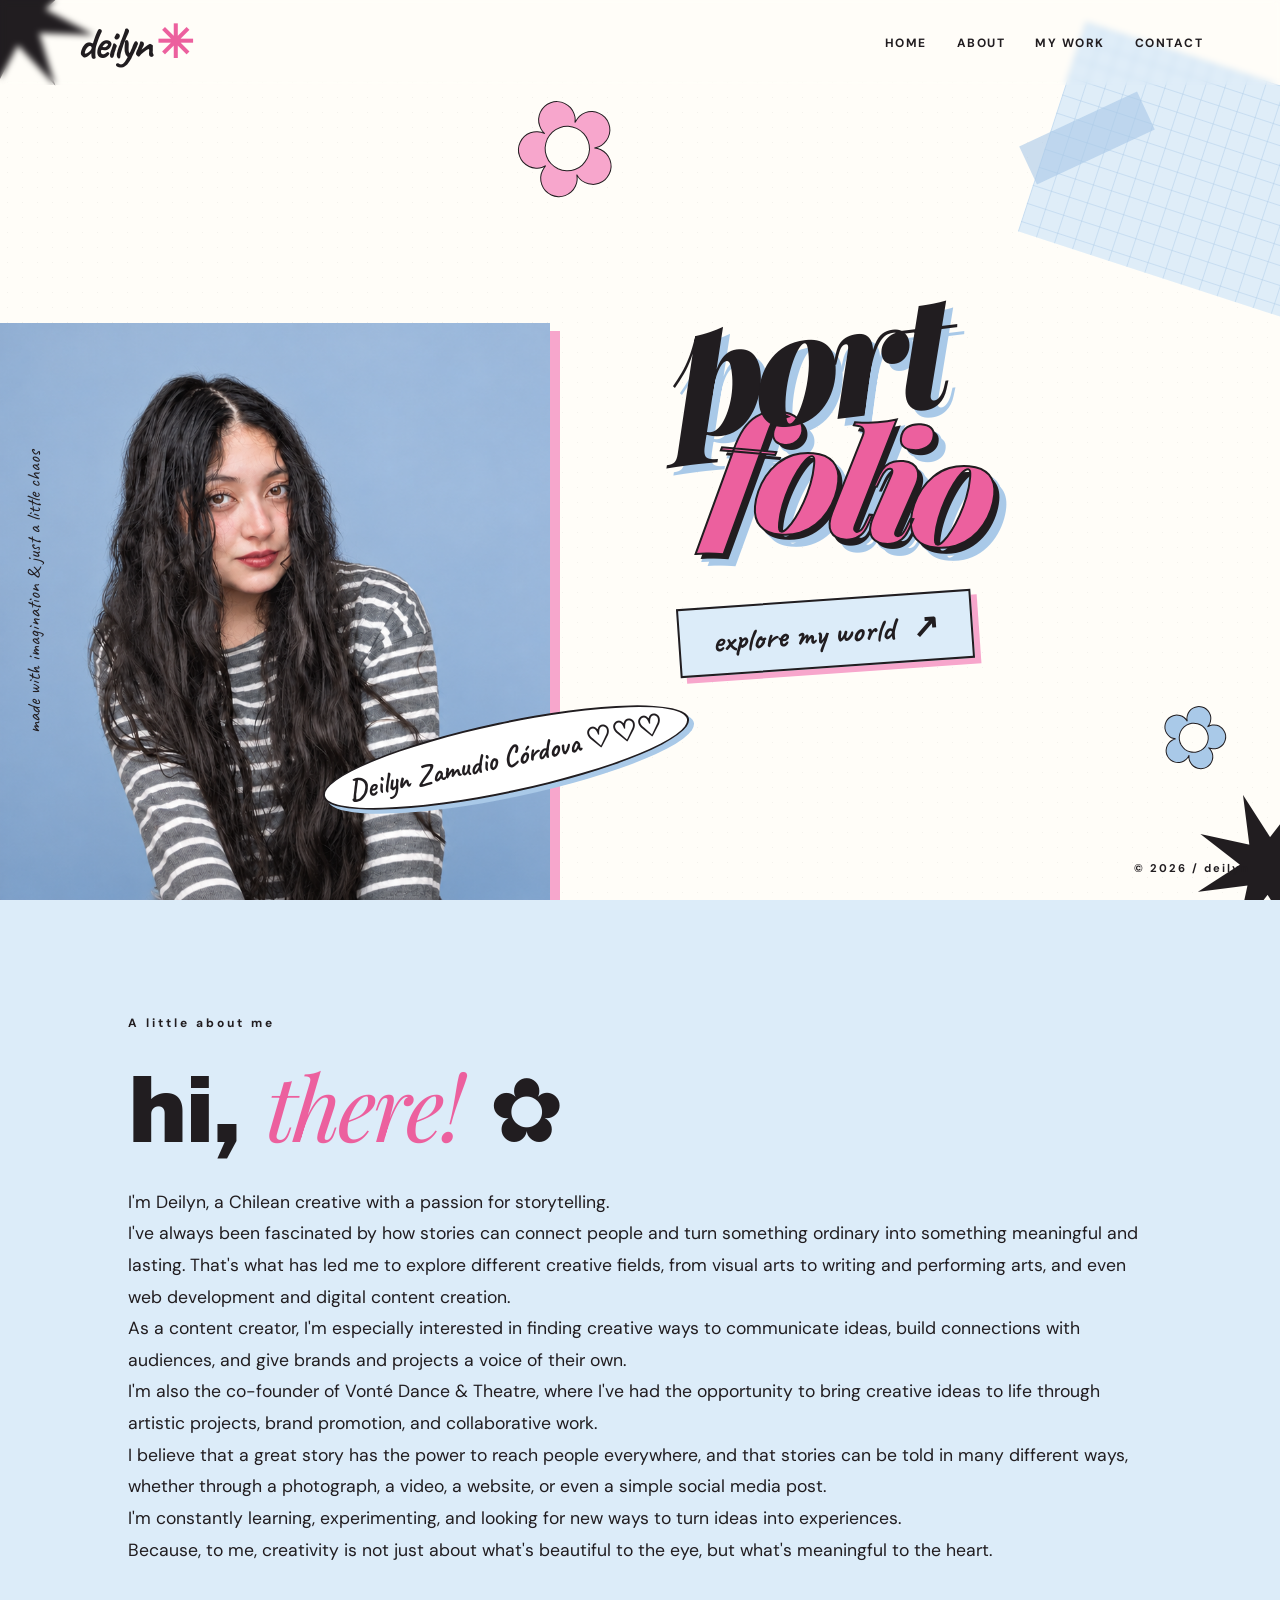
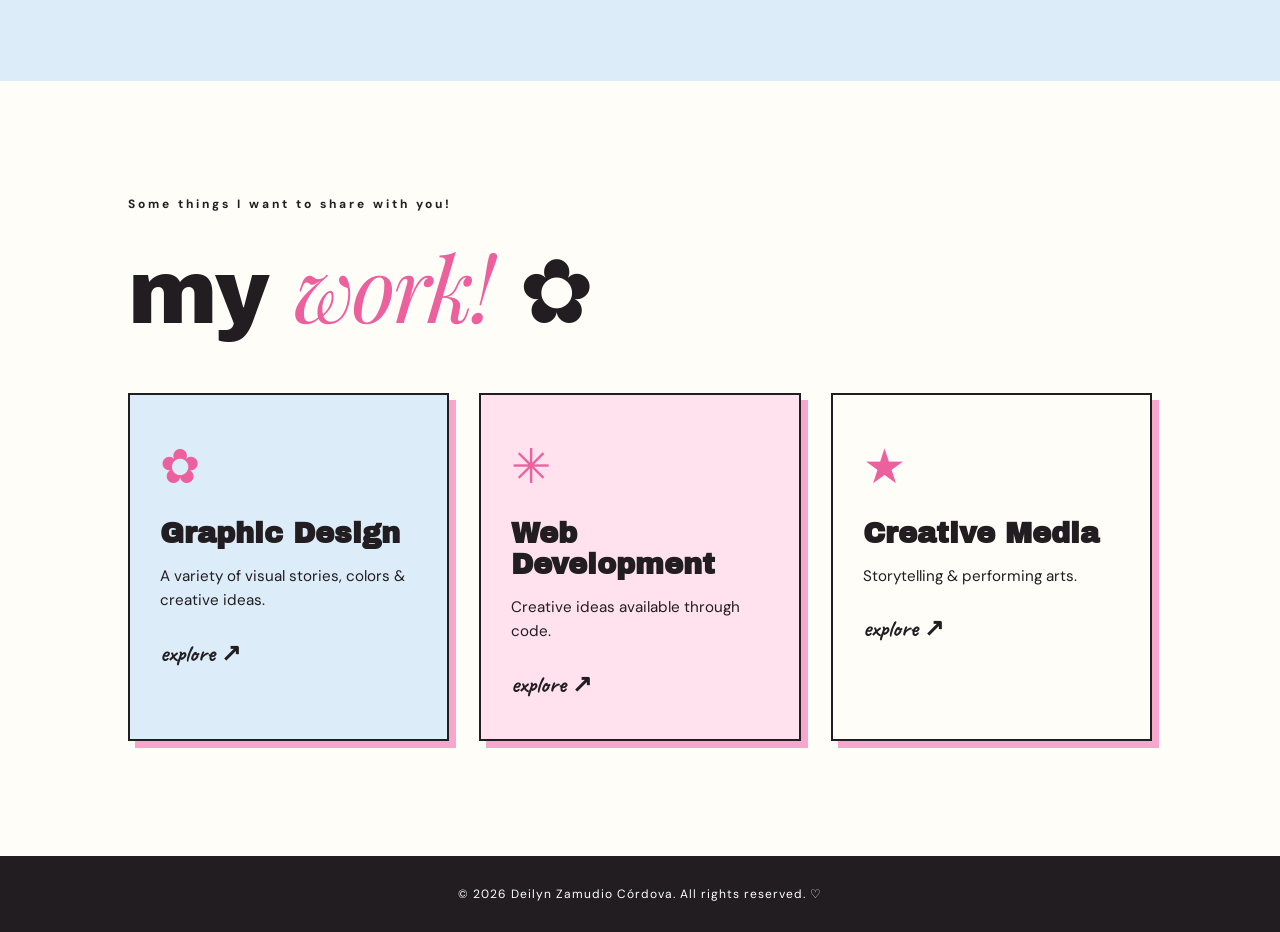
<file: index.html>
<!DOCTYPE html>
<html lang="en">

<head>
  <meta charset="UTF-8">
  <meta name="viewport" content="width=device-width, initial-scale=1.0">

  <title>Deilyn | Creative Portfolio</title>
  <meta name="description" content="Creative portfolio of Deilyn Zamudio Córdova. Storytelling, content creation and performing arts.">
  <link rel="icon" href="data:image/svg+xml,%3Csvg xmlns='http://www.w3.org/2000/svg' viewBox='0 0 100 100'%3E%3Ctext x='50%25' y='50%25' font-size='90' text-anchor='middle' dominant-baseline='central' fill='%23f7a6cc' stroke='%23211d20' stroke-width='1'%3E✿%3C/text%3E%3C/svg%3E">
  <link rel="stylesheet" href="css/main.css">

  <!-- Google Fonts -->
  <link rel="preconnect" href="https://fonts.googleapis.com">
  <link rel="preconnect" href="https://fonts.gstatic.com" crossorigin>

  <link href="https://fonts.googleapis.com/css2?family=Archivo+Black&family=Caveat:wght@400;600;700&family=DM+Sans:wght@400;500;700&family=Playfair+Display:ital,wght@0,700;0,900;1,700;1,900&display=swap" rel="stylesheet">
</head>

<body>

  <!-- HEADER -->
  <header class="site-header">
    <a href="#home" class="logo">deilyn<span>✳</span></a>
    <nav aria-label="Main navigation">
      <a href="#home">Home</a>
      <a href="#about">About</a>
      <a href="#work">My Work</a>
      <a href="notyet.html">Contact</a>
    </nav>
  </header>

  <main>

    <!-- HERO -->
    <section class="hero" id="home">

      <!-- Decorations -->
      <div class="paper-grid" aria-hidden="true"></div>
      <div class="tape" aria-hidden="true"></div>
      <span class="burst burst-one" aria-hidden="true">✷</span>
      <span class="burst burst-two" aria-hidden="true">✷</span>
      <span class="flower flower-one" aria-hidden="true">✿</span>
      <span class="flower flower-two" aria-hidden="true">✿</span>

      <!-- Photo -->
      <div class="hero-photo">
        <img
          src="assets/images/deilyn.png"
          alt="Deilyn Zamudio Córdova"
          class="portrait"
        >

        <span class="photo-sticker">Deilyn Zamudio Córdova ♡♡♡</span>
      </div>

      <!-- Main content -->
      <div class="hero-content">

        <h1 class="hero-title">
          <span class="title-first">PORT</span>
          <span class="title-second">FOLIO</span>
        </h1>

        <a href="#about" class="explore">
          explore my world <span>↗</span>
        </a>

      </div>

      <p class="hero-side-note">
        made with imagination & just a little chaos
      </p>

      <span class="hero-number">© 2026 / deilyn</span>

    </section>


    <!-- ABOUT -->
    <section class="about" id="about">

      <span class="section-kicker">A little about me</span>

      <h2>hi, <em>there!</em> ✿</h2>

    <p>
        I'm Deilyn, a Chilean creative with a passion for storytelling.
    </p>
    <p>
        I've always been fascinated by how stories can connect people and turn something ordinary into something meaningful and lasting. That's what has led me to explore different creative fields, from visual arts to writing and performing arts, and even web development and digital content creation.
    </p>
    <p>
        As a content creator, I'm especially interested in finding creative ways to communicate ideas, build connections with audiences, and give brands and projects a voice of their own. 
    </p>
    <p>
        I'm also the co-founder of Vonté Dance & Theatre, where I've had the opportunity to bring creative ideas to life through artistic projects, brand promotion, and collaborative work.
    </p>
    <p>
        I believe that a great story has the power to reach people everywhere, and that stories can be told in many different ways, whether through a photograph, a video, a website, or even a simple social media post.
    </p>
    <p>
        I'm constantly learning, experimenting, and looking for new ways to turn ideas into experiences.
    </p>
    <p>
        Because, to me, creativity is not just about what's beautiful to the eye, but what's meaningful to the heart.
    </p>
    </section>


  <!-- MY WORK -->
  <section class="work" id="work">

    <span class="section-kicker">Some things I want to share with you!</span>

    <h2>my <em>work!</em> ✿</h2>

    <div class="work-grid">
      <a href="graphic-design.html" class="work-card">
        <span class="work-icon">✿</span>
        <h3>Graphic Design</h3>
        <p>A variety of visual stories, colors & creative ideas.</p>
        <span class="work-link">explore ↗</span>
      </a>

      <a href="notyet.html" class="work-card">
        <span class="work-icon">✳</span>
        <h3>Web Development</h3>
        <p>Creative ideas available through code.</p>
        <span class="work-link">explore ↗</span>
      </a>

      <a href="notyet.html" class="work-card">
        <span class="work-icon">★</span>
        <h3>Creative Media</h3>
        <p>Storytelling & performing arts.</p>
        <span class="work-link">explore ↗</span>
      </a>

    </div>

  </section>

  </main>

  <footer>
    <p>© 2026 Deilyn Zamudio Córdova. All rights reserved. ♡</p>
  </footer>

</body>
</html>
</file>
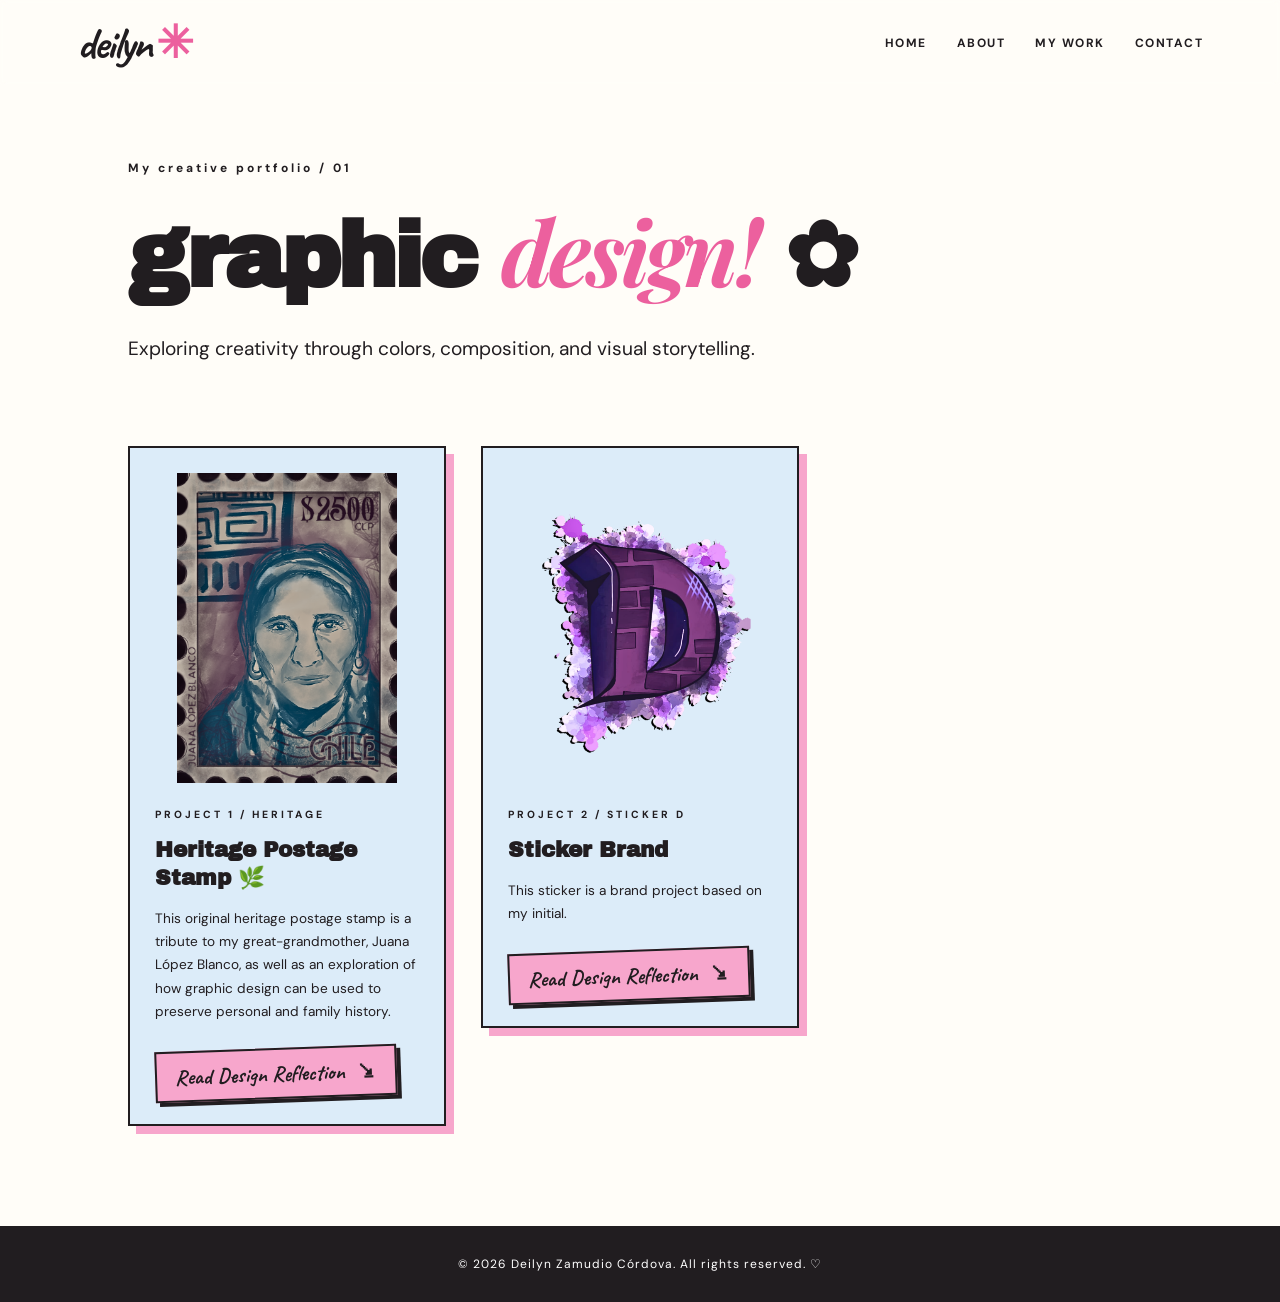
<file: graphic-design.html>
<!DOCTYPE html>
<html lang="en">
<head>
  <meta charset="UTF-8">
  <meta name="viewport" content="width=device-width, initial-scale=1.0">
  <title>Graphic Design | Deilyn</title>
  <meta name="description" content="Graphic design projects by Deilyn Zamudio Córdova.">
  <link rel="icon" href="data:image/svg+xml,%3Csvg xmlns='http://www.w3.org/2000/svg' viewBox='0 0 100 100'%3E%3Ctext x='50%25' y='50%25' font-size='90' text-anchor='middle' dominant-baseline='central' fill='%23f7a6cc' stroke='%23211d20' stroke-width='1'%3E✿%3C/text%3E%3C/svg%3E">
  <link rel="stylesheet" href="css/main.css">
  <!-- Google Fonts -->
  <link rel="preconnect" href="https://fonts.googleapis.com">
  <link rel="preconnect" href="https://fonts.gstatic.com" crossorigin>

  <link href="https://fonts.googleapis.com/css2?family=Archivo+Black&family=Caveat:wght@400;600;700&family=DM+Sans:wght@400;500;700&family=Playfair+Display:ital,wght@0,700;0,900;1,700;1,900&display=swap" rel="stylesheet">
</head>

<body>

  <!-- HEADER -->
  <header class="site-header">
    <a href="index.html" class="logo">deilyn<span>✳</span></a>

    <nav aria-label="Main navigation">
      <a href="index.html#home">Home</a>
      <a href="index.html#about">About</a>
      <a href="index.html#work">My Work</a>
      <a href="notyet.html">Contact</a>
    </nav>
  </header>

  <main>

    <section class="graphic-design">
      <span class="section-kicker">My creative portfolio / 01</span>

      <h1>graphic <em>design!</em> ✿</h1>

      <p class="graphic-intro">
        Exploring creativity through colors,
        composition, and visual storytelling.
      </p>

      <!-- GRID -->
      <div class="projects-grid">
        <article class="design-project">
          <div class="project-image">
            <img
              src="assets/images/Juana López Blanco.png"
              alt="Heritage postage stamp honoring Juana López Blanco"
            >
          </div>
          <div class="project-content">
            <span class="section-kicker">PROJECT 1 / HERITAGE</span>
            <h2>Heritage Postage Stamp 🌿</h2>
            <p>
              This original heritage postage stamp is a tribute to my great-grandmother, Juana López Blanco, as well as an exploration of how graphic design can be used to preserve personal and family history.
            </p>
            <!-- DESIGN REFLECTION -->
            <details class="reflection">
              <summary>
                Read Design Reflection <span>⭸</span>
              </summary>
              <div class="reflection-content">
                <p>
                  Using the only photograph of Juana I have as a reference, I created a digital illustration in Sketchbook, a mobile drawing application, reimagining how she might have looked in her younger years.
                </p>
                <p>
                  Throughout the design process, I had the opportunity to explore the principles of visual hierarchy as a way to guide the viewer's attention. For this reason, the portrait occupies most of the composition, establishing my great-grandmother as the focal point. Meanwhile, other elements, such as her name, the stamp's price, and the name of the country, are arranged around her to distribute the visual weight across the design.
                </p>
                <p>
                  I chose a color palette of muted blues, purples, and grayish tones, along with a hand-drawn, textured style, to evoke the appearance of a vintage postage stamp. Contrast, spacing, and alignment helped me organize the layout and reinforce the visual hierarchy. I also used different typefaces, sizes, and orientations to distinguish the price, her name, and the country.
                </p>
                <p>
                  Ultimately, this piece represents more than an exercise in visual composition. It is a personal interpretation of my family history, combining illustration and graphic design techniques to transform an old photograph into a small tribute to someone who shaped such a significant part of my family's story.
                </p>
              </div>
            </details>
          </div>
        </article>
        <!--D-->
        <article class="design-project">
          <div class="project-image">
            <img
              src="assets/images/d.png"
              alt="Initial letter sticker"
            >
          </div>
          <div class="project-content">
            <span class="section-kicker">PROJECT 2 / STICKER D</span>
            <h2>Sticker Brand</h2>
            <p>
              This sticker is a brand project based on my initial.
            </p>
            <!-- DESIGN REFLECTION -->
            <details class="reflection">
              <summary>
                Read Design Reflection <span>⭸</span>
              </summary>
              <div class="reflection-content">
                <p>
                For this personal brand sticker, I chose a design centered around the first letter of my name. I wanted to create something that was both recognizable and representative of my personal identity. I decided to use a strong letter structure with a brick-like texture over a watercolor background. Throughout the design process, I refined the original concept by adding small details and adjusting the composition and textures.                </p>
                <p>
                For the color palette, I chose a predominantly monochromatic scheme using different shades of purple. I wanted to create a cohesive design with strong contrast and defined edges. The letter itself establishes a clear visual hierarchy, while the watercolor splashes create layers around the main focal point and help distribute the visual weight across the composition. Ultimately, I tried to reflect structure and creativity, two elements that I consider important to my personal brand.                </p>
              </div>
            </details>
          </div>
        </article>

      </div>
    </section>
  </main>

  <footer>
    <p>© 2026 Deilyn Zamudio Córdova. All rights reserved. ♡</p>
  </footer>

</body>
</html>
</file>
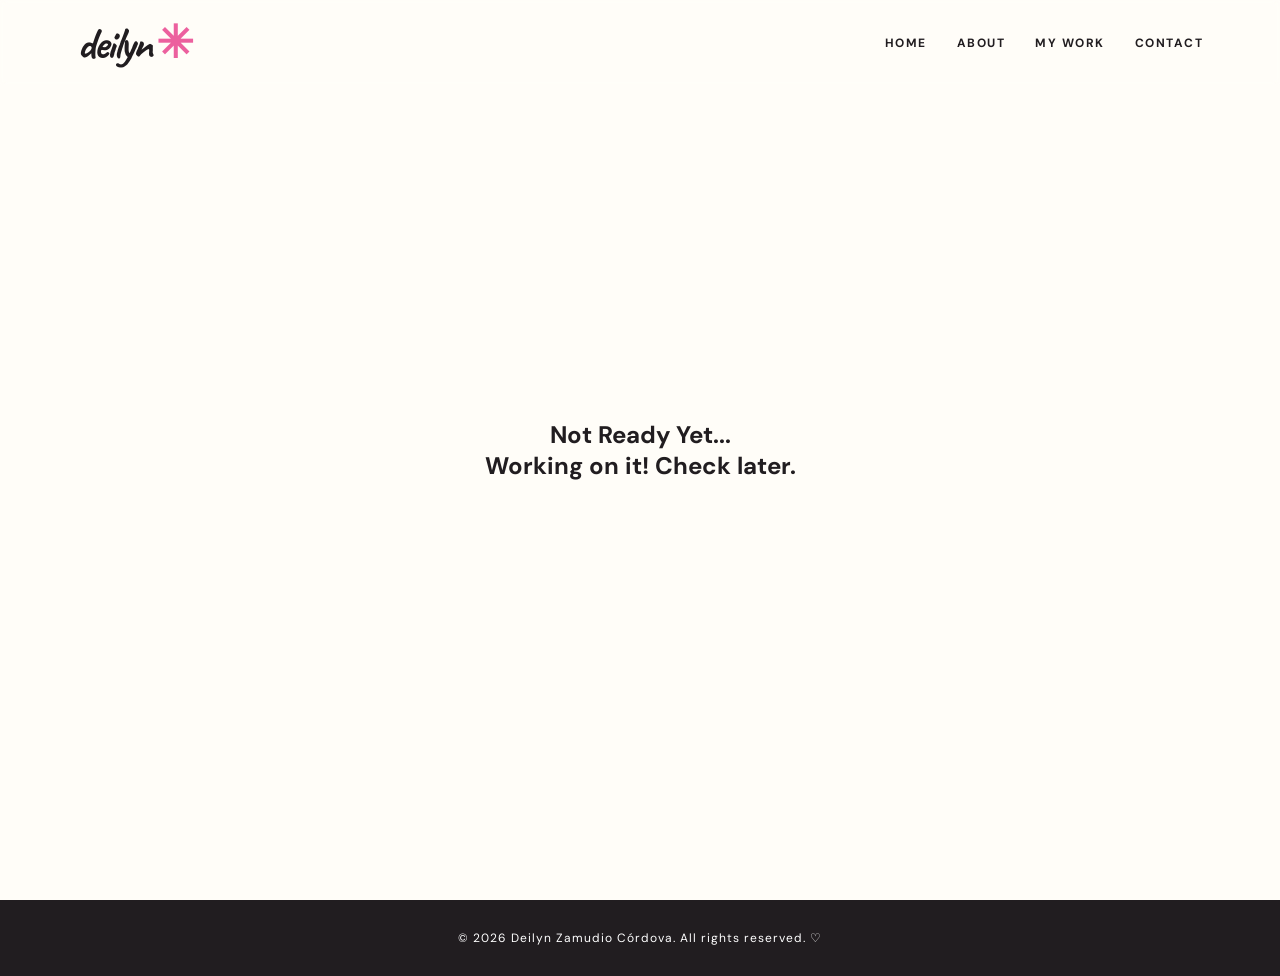
<file: notyet.html>
<!DOCTYPE html>
<html lang="en">

<head>
  <meta charset="UTF-8">
  <meta name="viewport" content="width=device-width, initial-scale=1.0">

  <title>Not Ready Yet...</title>
  <link rel="icon" href="data:image/svg+xml,%3Csvg xmlns='http://www.w3.org/2000/svg' viewBox='0 0 100 100'%3E%3Ctext x='50%25' y='50%25' font-size='90' text-anchor='middle' dominant-baseline='central' fill='%23f7a6cc' stroke='%23211d20' stroke-width='1'%3E✿%3C/text%3E%3C/svg%3E">
  <link rel="stylesheet" href="css/main.css">

  <!-- Google Fonts -->
  <link rel="preconnect" href="https://fonts.googleapis.com">
  <link rel="preconnect" href="https://fonts.gstatic.com" crossorigin>
  <link href="https://fonts.googleapis.com/css2?family=Archivo+Black&family=Caveat:wght@400;600;700&family=DM+Sans:wght@400;500;700&family=Playfair+Display:ital,wght@0,700;0,900;1,700;1,900&display=swap" rel="stylesheet">
</head>

<body>

  <!-- HEADER -->
  <header class="site-header">
    <a href="#home" class="logo">deilyn<span>✳</span></a>

    <nav aria-label="Main navigation">
      <a href="index.html">Home</a>
      <a href="index.html">About</a>
      <a href="index.html">My Work</a>
      <a href="notyet.html">Contact</a>
    </nav>
  </header>

  <main>
    <section class="notyet">
        <h1>
            Not Ready Yet...
        </h1>
        <h2>
            Working on it! Check later.
        </h2>
    </section>
  </main>

  <footer>
    <p>© 2026 Deilyn Zamudio Córdova. All rights reserved. ♡</p>
  </footer>

</body>
</html>
</file>
<file: css/main.css>
/* GENERAL */
:root {
  --pink: #f7a6cc;
  --hot-pink: #ec609e;
  --blue: #a9c9e8;
  --light-blue: #dcecf9;
  --black: #211d20;
  --cream: #fffdf8;
}

* {
  margin: 0;
  padding: 0;
  box-sizing: border-box;
}
html {
  scroll-behavior: smooth;
  scroll-padding-top: 85px;
}
body {
  background: var(--cream);
  color: var(--black);
  font-family: "DM Sans", sans-serif;
  overflow-x: hidden;
}

a {
  color: inherit;
  text-decoration: none;
}

img {
  display: block;
  max-width: 100%;
}
/* HEADER */
.site-header {
  position: fixed;
  top: 0;
  left: 0;
  z-index: 20;
  width: 100%;
  height: 85px;
  padding: 0 6%;
  display: flex;
  align-items: center;
  justify-content: space-between;
  backdrop-filter: blur(3px);
  -webkit-backdrop-filter: blur(10px);
}

.logo {
  font: 700 2.8rem "Caveat", cursive;
  letter-spacing: -2px;
}

.logo span {
  color: var(--hot-pink);
  margin-left: 5px;
}

nav {
  display: flex;
  gap: 30px;
}

nav a {
  font-size: 0.75rem;
  font-weight: 700;
  letter-spacing: 1.5px;
  text-transform: uppercase;
  transition: color 0.3s;
}

nav a:hover {
  color: var(--hot-pink);
}

/* HERO */
.hero {
  position: relative;
  isolation: isolate;
  width: 100%;
  height: 100vh;
  min-height: 760px;
  display: flex;
  align-items: center;
  justify-content: flex-end;
  background: var(--cream);
  overflow: hidden;
}

.hero::before {
  content: "";
  position: absolute;
  inset: 0;
  background-image: radial-gradient(
    rgba(33, 29, 32, 0.09) 0.8px,
    transparent 0.8px
  );
  background-size: 15px 15px;
  opacity: 0.6;
  pointer-events: none;
}

/* PAPER */
.paper-grid {
  position: absolute;
  top: 60px;
  right: -45px;
  width: 280px;
  height: 220px;
  background-color: var(--light-blue);
  background-image:
    linear-gradient(#a9c9e880 1px, transparent 1px),
    linear-gradient(90deg, #a9c9e880 1px, transparent 1px);
  background-size: 19px 19px;
  transform: rotate(18deg);
  opacity: 0.9;
  z-index: 1;
}

.notyet {
  min-height: 100vh;
  display: flex;
  flex-direction: column;
  justify-content: center;
  align-items: center;
  text-align: center;
}

/* PHOTO */
.hero-photo {
  position: absolute;
  left: 0;
  bottom: 0;
  z-index: 3;
  width: 43%;
  height: 85%;
}

.portrait {
  width: 100%;
  height: 100%;
  object-fit: contain;
  object-position: bottom left;
  filter: drop-shadow(10px 8px 0 var(--pink));
}
.photo-sticker {
  position: absolute;
  bottom: 14%;
  left: 58%;
  padding: 15px 25px;
  background: white;
  border: 2px solid var(--black);
  border-radius: 50%;
  box-shadow: 4px 5px 0 var(--blue);
  font: 700 1.8rem "Caveat", cursive;
  white-space: nowrap;
  transform: rotate(-12deg);
}

/* HERO CONTENT */
.hero-content {
  position: relative;
  z-index: 5;
  width: 63%;
  margin-right: 4%;
  display: flex;
  flex-direction: column;
  align-items: center;
  justify-content: center;
  gap: 70px;
  transform: translateY(35px);
  text-align: center;
}

/* PORTFOLIO TITLE */
.hero-title {
  display: flex;
  flex-direction: column;
  align-items: center;
  font: italic 900 clamp(90px, 12vw, 200px)
    "Playfair Display", serif;
  line-height: 0.72;
  letter-spacing: -10px;
  text-transform: lowercase;

  filter: drop-shadow(7px 7px 0 var(--blue));
}
.title-first {
  position: relative;
  z-index: 2;
  color: var(--black);
  transform: rotate(-7deg) translateX(-20px);
}

.title-second {
  position: relative;
  z-index: 1;
  margin-top: 5px;
  color: var(--hot-pink);
  -webkit-text-stroke: 2px var(--black);
  text-shadow: 5px 5px 0 var(--black);

  transform: rotate(5deg) translateX(25px);
}

/* EXPLORE */
.explore {
  display: inline-block;
  padding: 12px 32px;
  background: var(--light-blue);
  color: var(--black);
  border: 2px solid var(--black);
  box-shadow: 6px 6px 0 var(--pink);
  font: 700 2rem "Caveat", cursive;
  transform: rotate(-4deg);
  transition: transform 0.3s, background 0.3s;
}

.explore:hover {
  background: var(--pink);
  transform: rotate(0deg) translateY(-5px);
}

.explore span {
  margin-left: 10px;
}

/* DECORATIONS */
.flower, .burst, .tape {
  position: absolute;
  pointer-events: none;
  user-select: none;
}

.flower {
  -webkit-text-stroke: 1px var(--black);
  z-index: 4;
}

.flower-one {
  top: 7%;
  left: 40%;
  color: var(--pink);
  font-size: 130px;
  transform: rotate(-20deg);
}

.flower-two {
  right: 4%;
  bottom: 12%;
  color: var(--blue);
  font-size: 85px;
  transform: rotate(15deg);
}

.burst {
  color: var(--black);
  z-index: 2;
}

.burst-one {
  top: -125px;
  left: -80px;
  font-size: 220px;
  transform: rotate(15deg);
}

.burst-two {
  right: -75px;
  bottom: -100px;
  font-size: 200px;
  transform: rotate(-20deg);
}

.tape {
  position: absolute;
  top: 13%;
  right: 10%;
  z-index: 2;
  width: 130px;
  height: 42px;
  background: #a9c9e899;
  transform: rotate(-25deg);
}

/* SMALL DETAILS */
.hero-side-note {
  position: absolute;
  left: 22px;
  top: 50%;
  z-index: 5;
  font: 400 1.2rem "Caveat", cursive;
  writing-mode: vertical-rl;
  transform: rotate(180deg);
}

.hero-number {
  position: absolute;
  right: 30px;
  bottom: 25px;
  z-index: 5;
  font-size: 0.7rem;
  font-weight: 700;
  letter-spacing: 2px;
}


/* OTHER SECTIONS */
.about, .work, .contact {
  min-height: 440px;
  padding: 115px 10%;
}

.about {
  background: var(--light-blue);
}

.work {
  background: var(--cream);
}

.contact {
  background: var(--pink);
}

.section-kicker {
  display: block;
  margin-bottom: 25px;
  font-size: 0.75rem;
  font-weight: 700;
  letter-spacing: 3px;
}

.about h2, .work h2, .contact h2 {
  margin-bottom: 25px;
  font: 400 clamp(3.5rem, 7vw, 7rem)
    "Archivo Black", sans-serif;
  line-height: 1.1;
  letter-spacing: -3px;
}

.about h2 em, .work h2 em, .contact h2 em {
  font-family: "Playfair Display", serif;
  color: var(--hot-pink);
}

.about p, .work p, .contact p {
  max-width: 1200px;
  font-size: 1.1rem;
  line-height: 1.8;
}

/* FOOTER */
footer {
  padding: 30px;
  text-align: center;
  background: var(--black);
  color: white;
}
footer p {
  font-size: 0.75rem;
  letter-spacing: 1px;
}

/* WORK CARDS */
.work-grid {
  display: grid;
  grid-template-columns: repeat(3, 1fr);
  gap: 30px;
  margin-top: 50px;
}

.work-card {
  min-height: 280px;
  padding: 40px 30px;
  background: var(--light-blue);
  border: 2px solid var(--black);
  box-shadow: 7px 7px 0 var(--pink);
  transition: transform 0.3s;
}

.work-card:hover {
  transform: translateY(-8px) rotate(-2deg);
}

.work-card:nth-child(2) {
  background: #ffe2ed;
}

.work-card:nth-child(3) {
  background: var(--cream);
}

.work-icon {
  display: block;
  margin-bottom: 20px;
  font-size: 3rem;
  color: var(--hot-pink);
}

.work-card h3 {
  margin-bottom: 15px;
  font: 700 1.8rem "Archivo Black", sans-serif;
}

.work-card p {
  font-size: 0.95rem;
  line-height: 1.6;
}
.work-link {
  display: inline-block;
  margin-top: 25px;
  font: 700 1.5rem "Caveat", cursive;
}

/* GRAPHIC DESIGN PAGE */
.graphic-design {
  min-height: 100vh;
  padding: 160px 10% 100px;
  background: var(--cream);
}
.graphic-design > h1 {
  margin-bottom: 25px;
  font: 700 clamp(4rem, 7vw, 8rem)
    "Archivo Black", sans-serif;
  line-height: 1.1;
  letter-spacing: -4px;
}
.graphic-design > h1 em {
  font-family: "Playfair Display", serif;
  color: var(--hot-pink);
}

.graphic-intro {
  max-width: 650px;
  margin-bottom: 80px;
  font-size: 1.2rem;
  line-height: 1.8;
}

/* PROJECT GRID */
.projects-grid {
  display: grid;
  grid-template-columns: repeat(3, minmax(0, 1fr));
  gap: 35px;
  align-items: start;
}

/* PROJECT CARDS */
.design-project {
  min-width: 0;
  padding: 25px;
  background: var(--light-blue);
  border: 2px solid var(--black);
  box-shadow: 8px 8px 0 var(--pink);
}

.project-image {
  display: flex;
  justify-content: center;
  align-items: center;
  margin-bottom: 25px;
}

.project-image img {
  width: 100%;
  height: 310px;
  object-fit: contain;
}

.project-content .section-kicker {
  font-size: 0.65rem;
  margin-bottom: 15px;
}

.project-content h2 {
  margin-bottom: 15px;
  font: 700 1.35rem "Archivo Black", sans-serif;
  line-height: 1.3;
}

.project-content h3 {
  margin: 25px 0 15px;
  font: 700 1.5rem "Caveat", cursive;
}

.project-content p {
  margin-bottom: 15px;
  font-size: 0.85rem;
  line-height: 1.7;
}

/* DESIGN REFLECTION */
.reflection {
  margin-top: 25px;
}
.reflection summary {
  display: inline-block;
  padding: 10px 18px;
  background: var(--pink);
  border: 2px solid var(--black);
  box-shadow: 4px 4px 0 var(--black);
  font: 700 1.35rem "Caveat", cursive;
  cursor: pointer;
  transform: rotate(-2deg);
  transition: transform 0.3s;
}

.reflection summary:hover {
  transform: rotate(0deg) translateY(-5px);
}

.reflection summary span {
  margin-left: 5px;
}

.reflection[open] summary {
  background: rgb(255, 255, 231);
}

.reflection-content {
  margin-top: 25px;
  padding: 18px;
  background: var(--cream);
  border-left: 4px solid var(--hot-pink);
}

.reflection-content p {
  font-size: 0.8rem;
  line-height: 1.7;
  overflow-wrap: break-word;
}

.reflection-content p:last-child {
  margin-bottom: 0;
}
</file>
